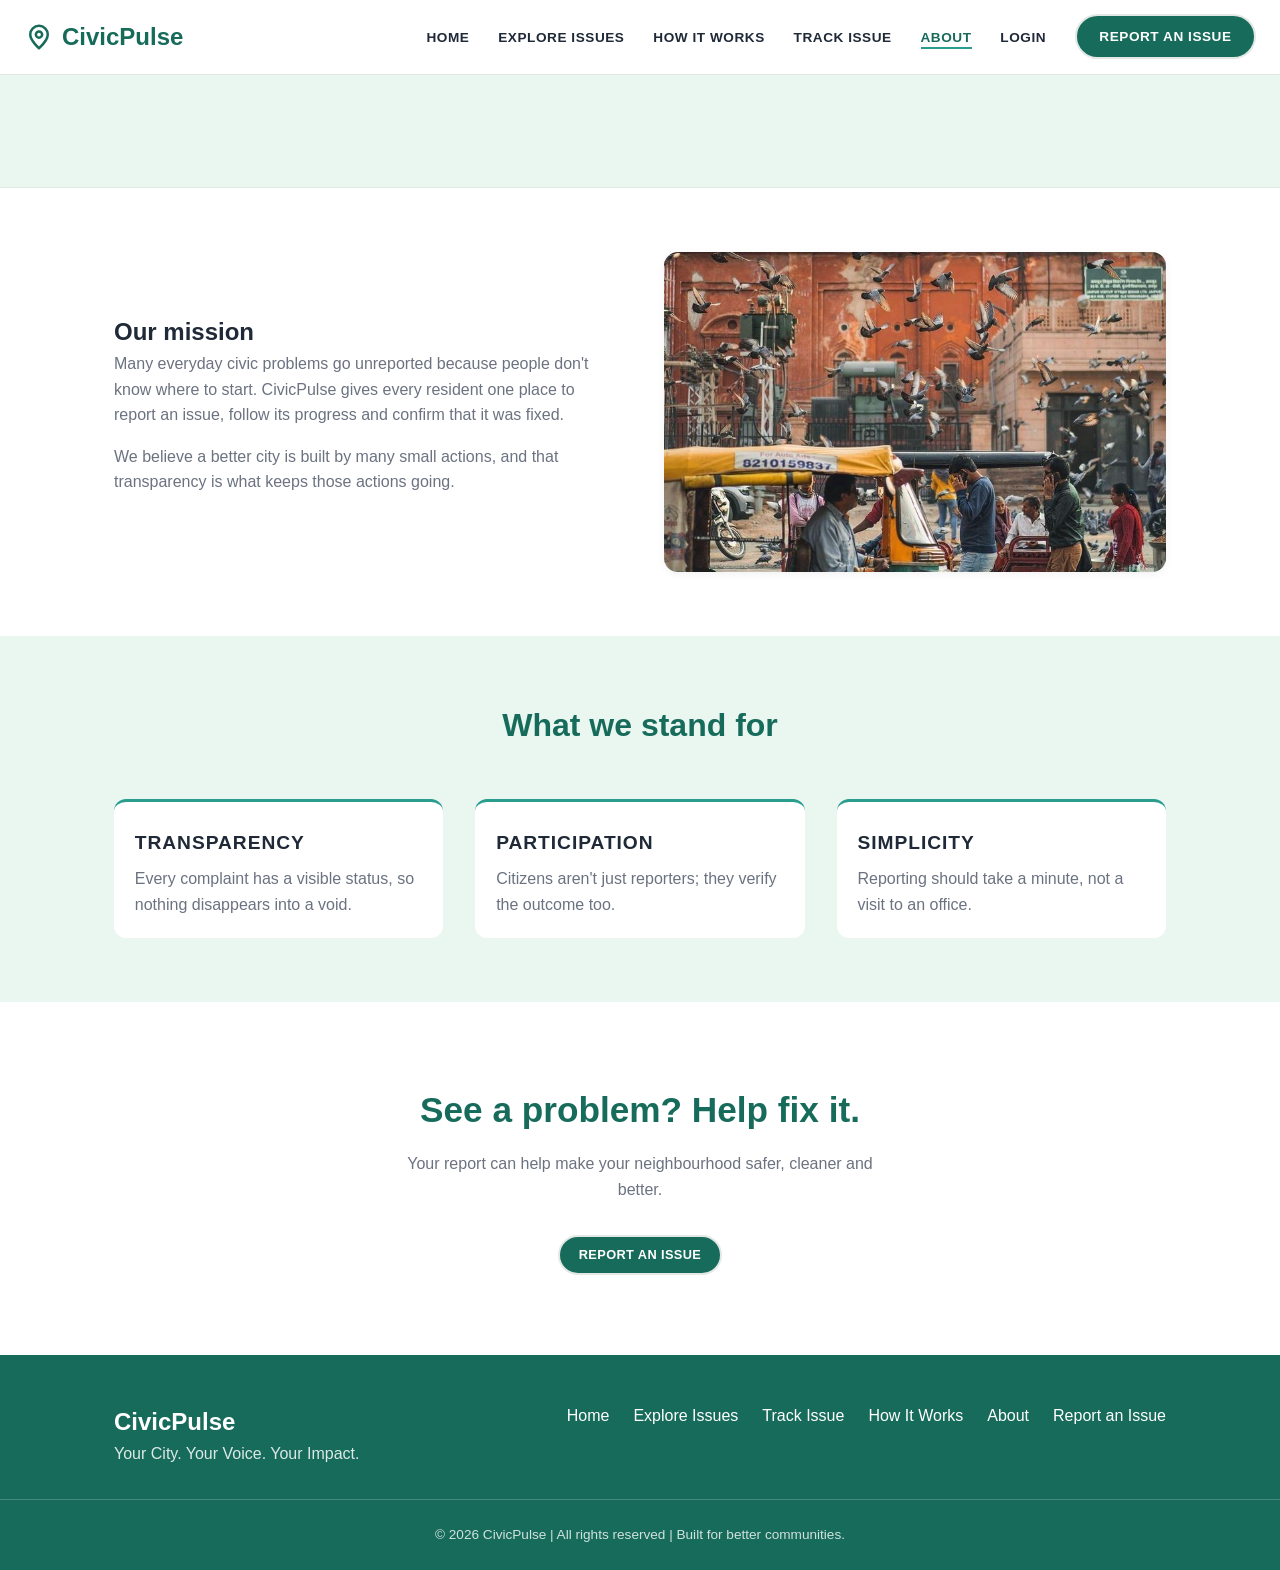
<file: about.html>
<!DOCTYPE html>
<html lang="en">
<head>
  <meta charset="UTF-8">
  <meta name="viewport" content="width=device-width, initial-scale=1.0">
  <title>About – CivicPulse</title>
  <link rel="icon" href="data:image/svg+xml,%3Csvg xmlns=%27http://www.w3.org/2000/svg%27 viewBox=%270 0 24 24%27 fill=%27none%27 stroke=%27%23176B5B%27 stroke-width=%272.5%27 stroke-linecap=%27round%27%3E%3Cpath d=%27M12 21s-7-6.2-7-11a7 7 0 0 1 14 0c0 4.8-7 11-7 11z%27/%3E%3Ccircle cx=%2712%27 cy=%2710%27 r=%272.5%27/%3E%3C/svg%3E">
  <link rel="stylesheet" href="style.css">
</head>
<body>

  <header class="navbar">
    <nav class="nav-inner">
      <a href="index.html" class="logo">
        <svg width="30" height="30" viewBox="0 0 24 24" fill="none" stroke="#176B5B" stroke-width="2" stroke-linecap="round" stroke-linejoin="round" aria-hidden="true">
          <path d="M12 21s-7-6.2-7-11a7 7 0 0 1 14 0c0 4.8-7 11-7 11z"/>
          <circle cx="12" cy="10" r="2.5"/>
        </svg>
        <span>CivicPulse</span>
      </a>

      <button class="menu-toggle" id="menuToggle" aria-label="Open menu" aria-expanded="false">&#9776;</button>

      <ul class="nav-links" id="navLinks">
        <li><a href="index.html">Home</a></li>
        <li><a href="explore.html">Explore Issues</a></li>
        <li><a href="how-it-works.html">How It Works</a></li>
        <li><a href="track.html">Track Issue</a></li>
        <li><a href="about.html" aria-current="page">About</a></li>
        <li><a href="login.html">Login</a></li>
        <li><a href="report.html" class="btn-primary nav-btn">Report an Issue</a></li>
      </ul>
    </nav>
  </header>

  <main>
    <section class="page-header">
      <div class="container">
      </div>
    </section>

    <section class="about-intro">
      <div class="container about-grid">
        <div>
          <h1>Our mission</h1>
          <p>Many everyday civic problems go unreported because people don't know where to start. CivicPulse gives every resident one place to report an issue, follow its progress and confirm that it was fixed.</p>
          <p>We believe a better city is built by many small actions, and that transparency is what keeps those actions going.</p>
        </div>
        <img src="cityscene.jpg" alt="A city street scene" class="about-img">
      </div>
    </section>

    <section class="values">
      <div class="container">
        <h2 class="section-title">What we stand for</h2>
        <div class="steps three">
          <article class="step"><h3>Transparency</h3><p>Every complaint has a visible status, so nothing disappears into a void.</p></article>
          <article class="step"><h3>Participation</h3><p>Citizens aren't just reporters; they verify the outcome too.</p></article>
          <article class="step"><h3>Simplicity</h3><p>Reporting should take a minute, not a visit to an office.</p></article>
        </div>
      </div>
    </section>

    <section class="cta">
      <div class="container">
        <h2>See a problem? Help fix it.</h2>
        <p>Your report can help make your neighbourhood safer, cleaner and better.</p>
        <a href="report.html" class="btn-primary">Report an Issue</a>
      </div>
    </section>

  </main>

  <footer class="footer" id="footer">
    <div class="container footer-inner">
      <div class="footer-brand">
        <h3>CivicPulse</h3>
        <p>Your City. Your Voice. Your Impact.</p>
      </div>
      <ul class="footer-links">
        <li><a href="index.html">Home</a></li>
        <li><a href="explore.html">Explore Issues</a></li>
        <li><a href="track.html">Track Issue</a></li>
        <li><a href="how-it-works.html">How It Works</a></li>
        <li><a href="about.html">About</a></li>
        <li><a href="report.html">Report an Issue</a></li>
      </ul>
    </div>
    <p class="footer-note">© 2026 CivicPulse | All rights reserved | Built for better communities.</p>
  </footer>

  <script src="script.js"></script>
</body>
</html>
</file>
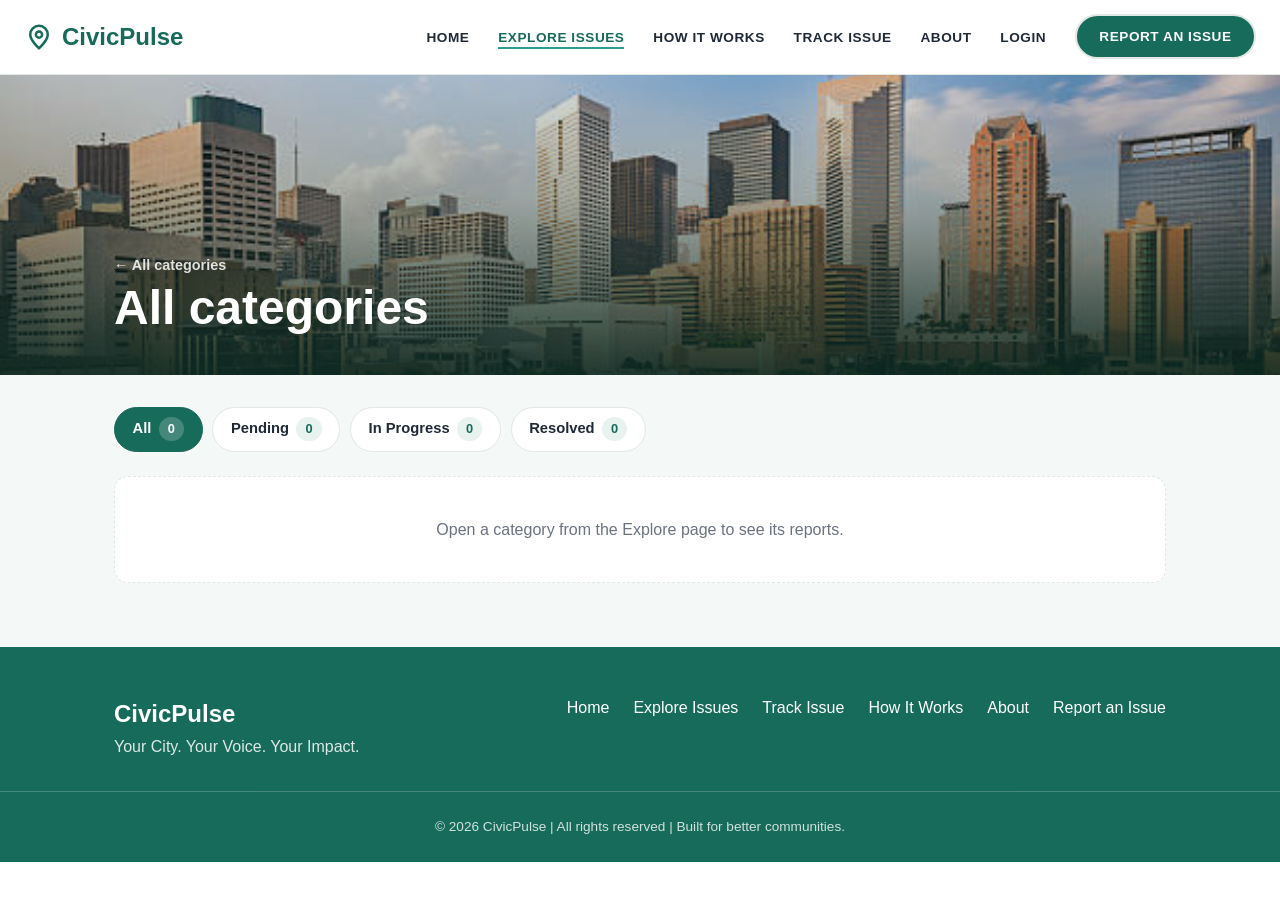
<file: category.html>
<!DOCTYPE html>
<html lang="en">
<head>
  <meta charset="UTF-8">
  <meta name="viewport" content="width=device-width, initial-scale=1.0">
  <title>Category – CivicPulse</title>
  <link rel="icon" href="data:image/svg+xml,%3Csvg xmlns=%27http://www.w3.org/2000/svg%27 viewBox=%270 0 24 24%27 fill=%27none%27 stroke=%27%23176B5B%27 stroke-width=%272.5%27 stroke-linecap=%27round%27%3E%3Cpath d=%27M12 21s-7-6.2-7-11a7 7 0 0 1 14 0c0 4.8-7 11-7 11z%27/%3E%3Ccircle cx=%2712%27 cy=%2710%27 r=%272.5%27/%3E%3C/svg%3E">
  <link rel="stylesheet" href="style.css">
</head>
<body>

  <header class="navbar">
    <nav class="nav-inner">
      <a href="index.html" class="logo">
        <svg width="30" height="30" viewBox="0 0 24 24" fill="none" stroke="#176B5B" stroke-width="2" stroke-linecap="round" stroke-linejoin="round" aria-hidden="true">
          <path d="M12 21s-7-6.2-7-11a7 7 0 0 1 14 0c0 4.8-7 11-7 11z"/>
          <circle cx="12" cy="10" r="2.5"/>
        </svg>
        <span>CivicPulse</span>
      </a>

      <button class="menu-toggle" id="menuToggle" aria-label="Open menu" aria-expanded="false">&#9776;</button>

      <ul class="nav-links" id="navLinks">
        <li><a href="index.html">Home</a></li>
        <li><a href="explore.html" aria-current="page">Explore Issues</a></li>
        <li><a href="how-it-works.html">How It Works</a></li>
        <li><a href="track.html">Track Issue</a></li>
        <li><a href="about.html">About</a></li>
        <li><a href="login.html">Login</a></li>
        <li><a href="report.html" class="btn-primary nav-btn">Report an Issue</a></li>
      </ul>
    </nav>
  </header>

  <main>
    <section class="cat-hero">
      <img id="categoryImage" class="cat-hero-img" src="image/city.jpg" alt="">
      <div class="cat-hero-overlay" aria-hidden="true"></div>
      <div class="container cat-hero-inner">
        <a href="explore.html" class="cat-back">&larr; All categories</a>
        <h1 id="categoryTitle">Category</h1>
        <p id="categorySummary" class="cat-summary"></p>
      </div>
    </section>

    <section class="cat-body">
      <div class="container">
        <div class="cat-filters" role="group" aria-label="Filter reports by status">
          <button type="button" class="cat-tab is-active" data-status="all" aria-pressed="true">All <span class="cat-count" data-count="all">0</span></button>
          <button type="button" class="cat-tab" data-status="Pending" aria-pressed="false">Pending <span class="cat-count" data-count="Pending">0</span></button>
          <button type="button" class="cat-tab" data-status="In Progress" aria-pressed="false">In Progress <span class="cat-count" data-count="In Progress">0</span></button>
          <button type="button" class="cat-tab" data-status="Resolved" aria-pressed="false">Resolved <span class="cat-count" data-count="Resolved">0</span></button>
        </div>

        <p class="cat-notice" id="categoryNotice" hidden></p>
        <div class="cat-grid" id="categoryList"></div>
      </div>
    </section>
  </main>

    <footer class="footer" id="footer">
    <div class="container footer-inner">
      <div class="footer-brand">
        <h3>CivicPulse</h3>
        <p>Your City. Your Voice. Your Impact.</p>
      </div>
      <ul class="footer-links">
        <li><a href="index.html">Home</a></li>
        <li><a href="explore.html">Explore Issues</a></li>
        <li><a href="track.html">Track Issue</a></li>
        <li><a href="how-it-works.html">How It Works</a></li>
        <li><a href="about.html">About</a></li>
        <li><a href="report.html">Report an Issue</a></li>
      </ul>
    </div>
    <p class="footer-note">© 2026 CivicPulse | All rights reserved | Built for better communities.</p>
  </footer>

  <script src="script.js"></script>
</body>
</html>
</file>
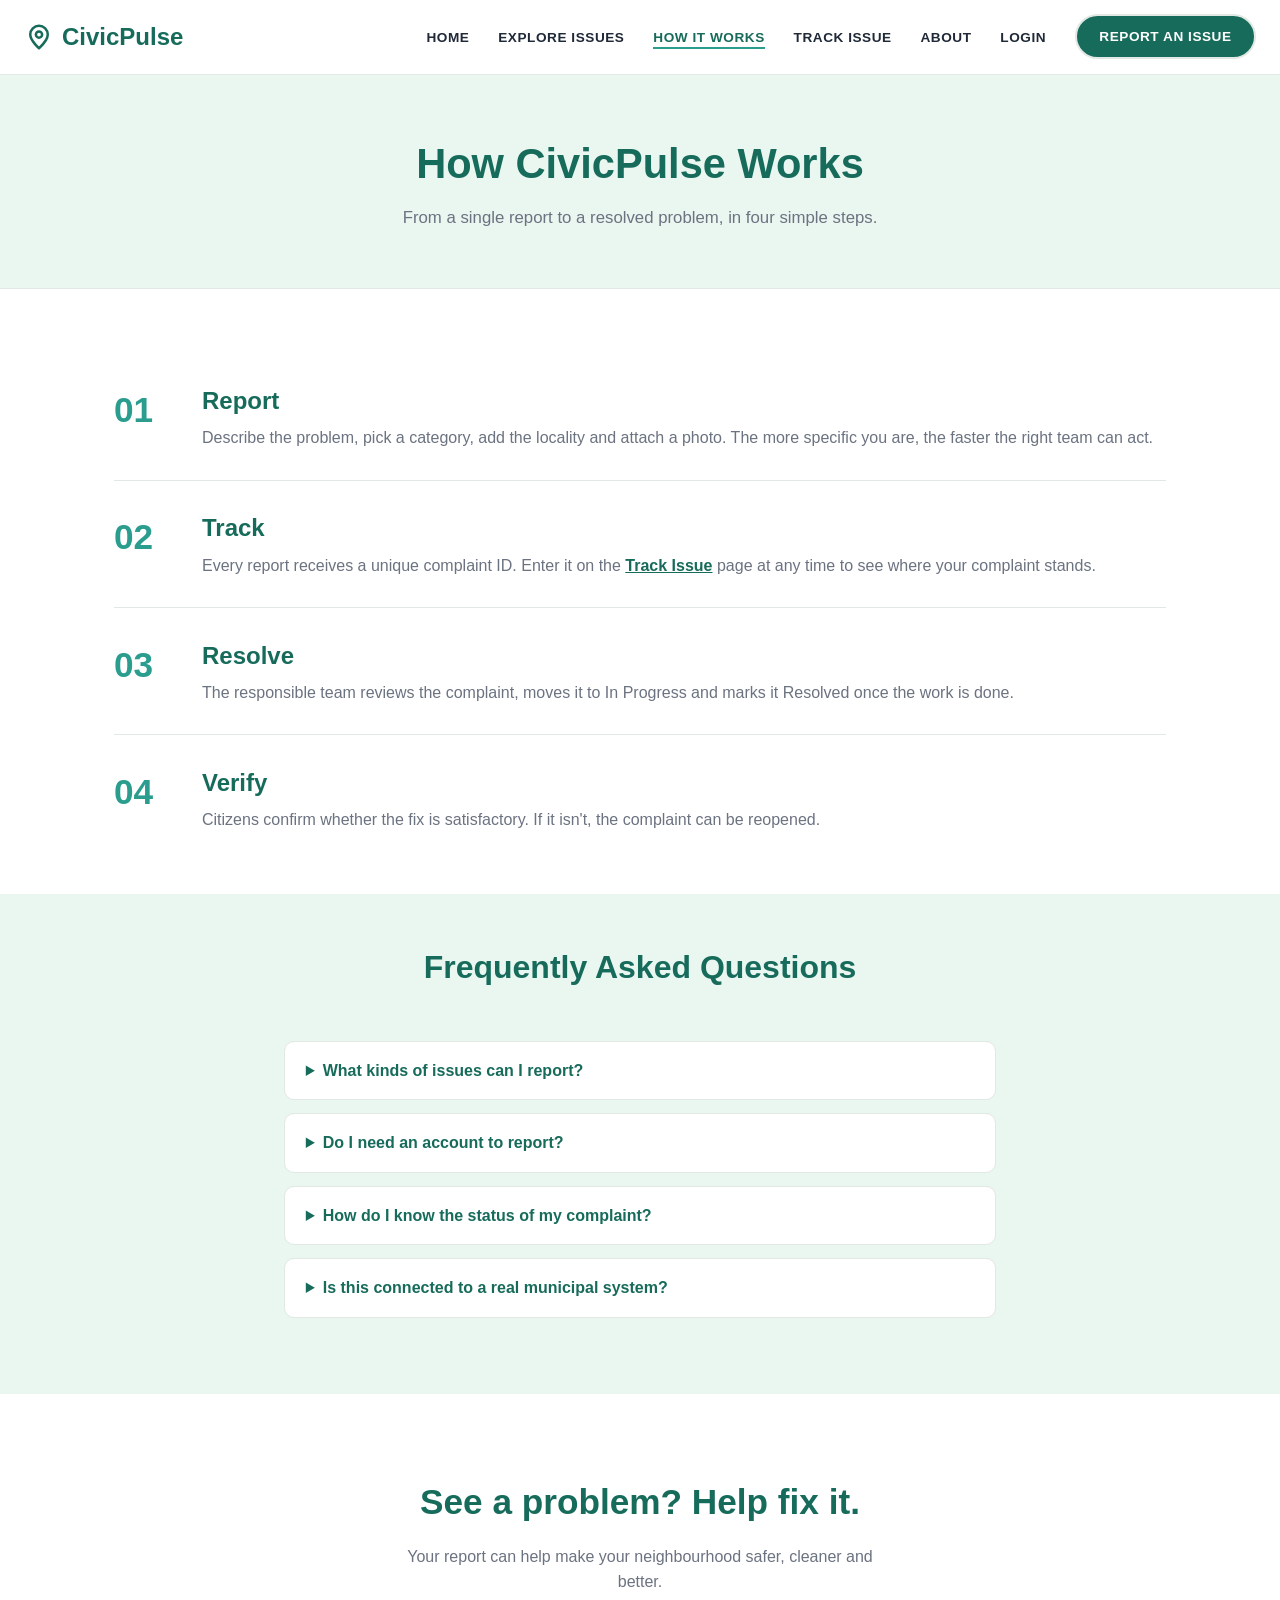
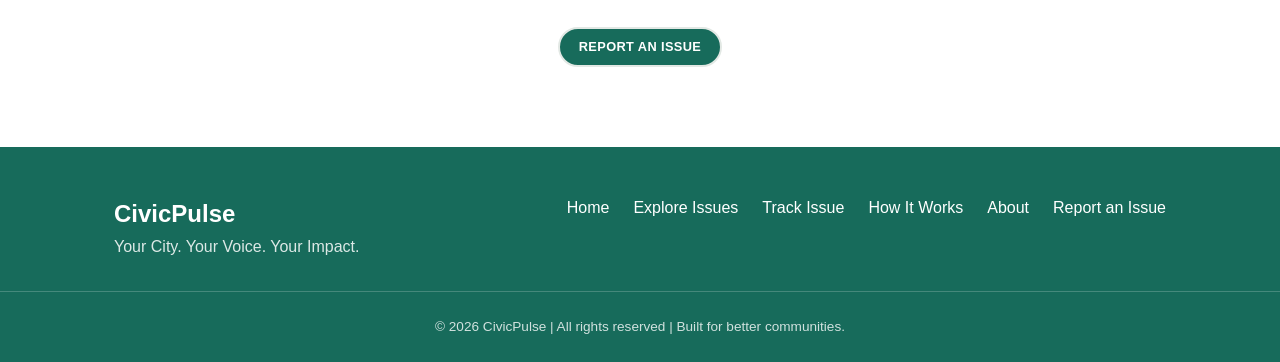
<file: how-it-works.html>
<!DOCTYPE html>
<html lang="en">
<head>
  <meta charset="UTF-8">
  <meta name="viewport" content="width=device-width, initial-scale=1.0">
  <title>How It Works – CivicPulse</title>
  <link rel="icon" href="data:image/svg+xml,%3Csvg xmlns=%27http://www.w3.org/2000/svg%27 viewBox=%270 0 24 24%27 fill=%27none%27 stroke=%27%23176B5B%27 stroke-width=%272.5%27 stroke-linecap=%27round%27%3E%3Cpath d=%27M12 21s-7-6.2-7-11a7 7 0 0 1 14 0c0 4.8-7 11-7 11z%27/%3E%3Ccircle cx=%2712%27 cy=%2710%27 r=%272.5%27/%3E%3C/svg%3E">
  <link rel="stylesheet" href="style.css">
</head>
<body>

  <header class="navbar">
    <nav class="nav-inner">
      <a href="index.html" class="logo">
        <svg width="30" height="30" viewBox="0 0 24 24" fill="none" stroke="#176B5B" stroke-width="2" stroke-linecap="round" stroke-linejoin="round" aria-hidden="true">
          <path d="M12 21s-7-6.2-7-11a7 7 0 0 1 14 0c0 4.8-7 11-7 11z"/>
          <circle cx="12" cy="10" r="2.5"/>
        </svg>
        <span>CivicPulse</span>
      </a>

      <button class="menu-toggle" id="menuToggle" aria-label="Open menu" aria-expanded="false">&#9776;</button>

      <ul class="nav-links" id="navLinks">
        <li><a href="index.html">Home</a></li>
        <li><a href="explore.html">Explore Issues</a></li>
        <li><a href="how-it-works.html" aria-current="page">How It Works</a></li>
        <li><a href="track.html">Track Issue</a></li>
        <li><a href="about.html">About</a></li>
        <li><a href="login.html">Login</a></li>
        <li><a href="report.html" class="btn-primary nav-btn">Report an Issue</a></li>
      </ul>
    </nav>
  </header>

  <main>
    <section class="page-header">
      <div class="container">
        <h1>How CivicPulse Works</h1>
        <p>From a single report to a resolved problem, in four simple steps.</p>
      </div>
    </section>

    <section class="detail-steps">
      <div class="container">
        <article class="detail-step">
          <span class="step-number">01</span>
          <div>
            <h2>Report</h2>
            <p>Describe the problem, pick a category, add the locality and attach a photo. The more specific you are, the faster the right team can act.</p>
          </div>
        </article>
        <article class="detail-step">
          <span class="step-number">02</span>
          <div>
            <h2>Track</h2>
            <p>Every report receives a unique complaint ID. Enter it on the <a href="track.html">Track Issue</a> page at any time to see where your complaint stands.</p>
          </div>
        </article>
        <article class="detail-step">
          <span class="step-number">03</span>
          <div>
            <h2>Resolve</h2>
            <p>The responsible team reviews the complaint, moves it to In Progress and marks it Resolved once the work is done.</p>
          </div>
        </article>
        <article class="detail-step">
          <span class="step-number">04</span>
          <div>
            <h2>Verify</h2>
            <p>Citizens confirm whether the fix is satisfactory. If it isn't, the complaint can be reopened.</p>
          </div>
        </article>
      </div>
    </section>

    <section class="faq">
      <div class="container narrow">
        <h2 class="section-title">Frequently Asked Questions</h2>
        <details><summary>What kinds of issues can I report?</summary><p>Roads, waste management, streetlights, water supply, drainage and other everyday civic problems in your neighbourhood.</p></details>
        <details><summary>Do I need an account to report?</summary><p>An account lets you manage your reports in one place, but you can browse issues and track a complaint ID without logging in.</p></details>
        <details><summary>How do I know the status of my complaint?</summary><p>Use your complaint ID on the Track Issue page. Status is shown as Pending, In Progress or Resolved.</p></details>
        <details><summary>Is this connected to a real municipal system?</summary><p>No. CivicPulse is a frontend demonstration project, so reports are not sent to any authority.</p></details>
      </div>
    </section>

    <section class="cta">
      <div class="container">
        <h2>See a problem? Help fix it.</h2>
        <p>Your report can help make your neighbourhood safer, cleaner and better.</p>
        <a href="report.html" class="btn-primary">Report an Issue</a>
      </div>
    </section>

  </main>

  <footer class="footer" id="footer">
    <div class="container footer-inner">
      <div class="footer-brand">
        <h3>CivicPulse</h3>
        <p>Your City. Your Voice. Your Impact.</p>
      </div>
      <ul class="footer-links">
        <li><a href="index.html">Home</a></li>
        <li><a href="explore.html">Explore Issues</a></li>
        <li><a href="track.html">Track Issue</a></li>
        <li><a href="how-it-works.html">How It Works</a></li>
        <li><a href="about.html">About</a></li>
        <li><a href="report.html">Report an Issue</a></li>
      </ul>
    </div>
    <p class="footer-note">© 2026 CivicPulse | All rights reserved | Built for better communities.</p>
  </footer>

  <script src="script.js"></script>
</body>
</html>
</file>
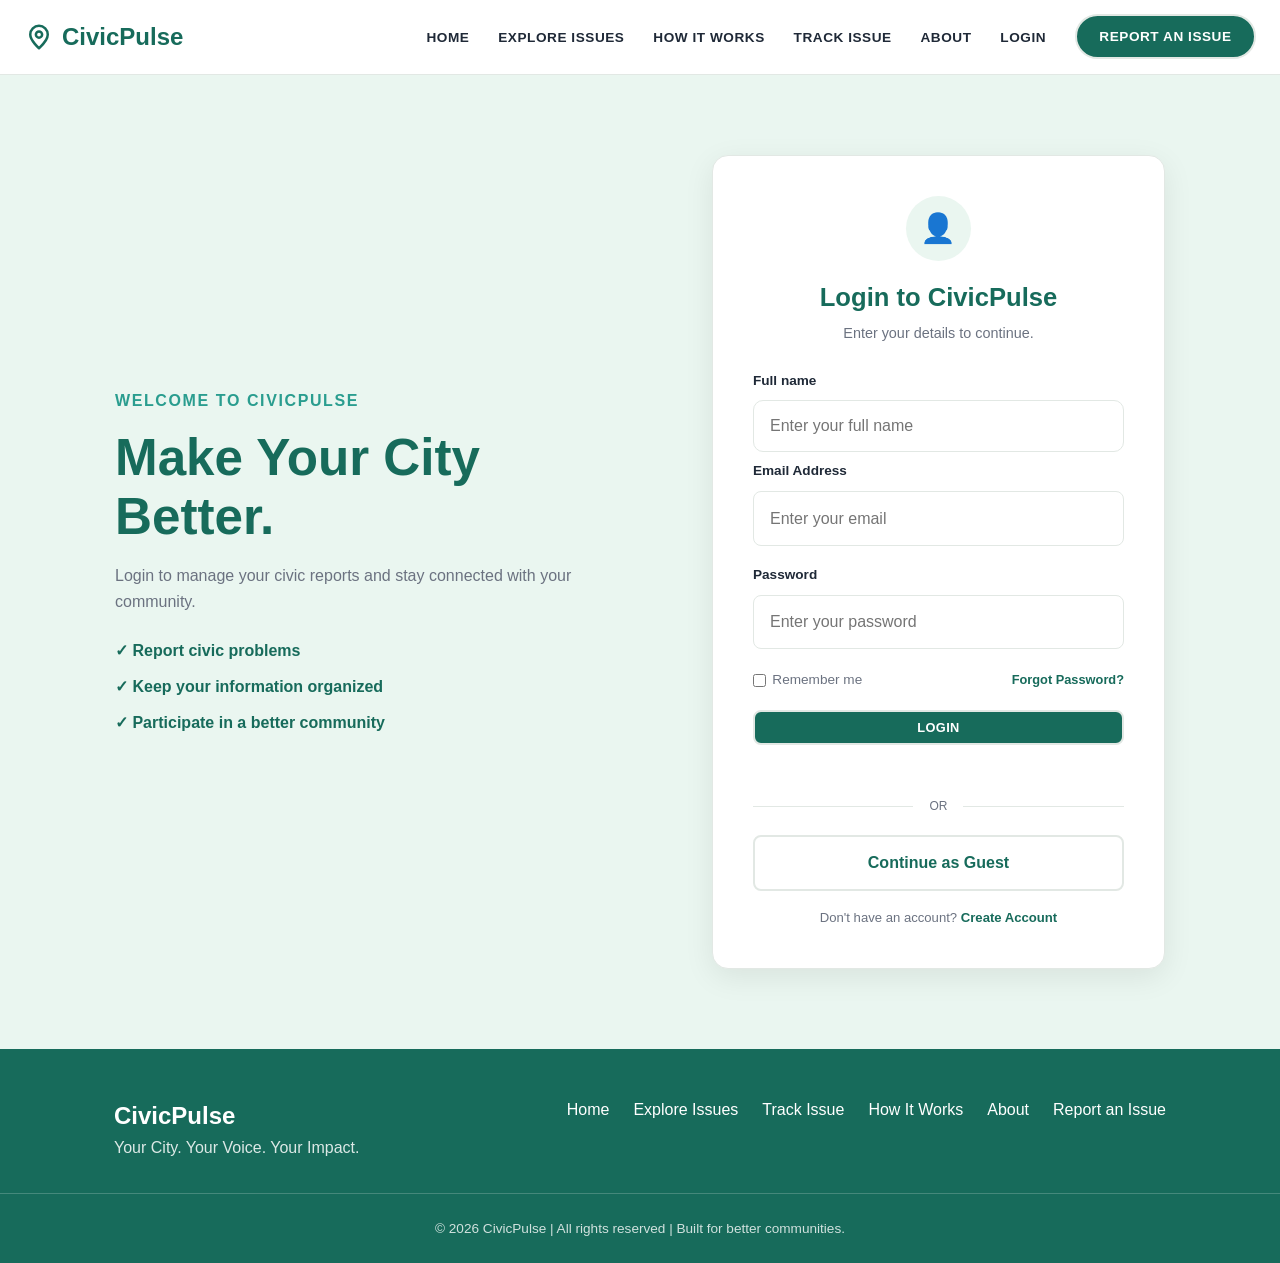
<file: login.html>
<!DOCTYPE html>
<html lang="en">
<head>
<meta charset="UTF-8">
<meta name="viewport" content="width=device-width, initial-scale=1.0">
<title>Login – CivicPulse</title>
<link rel="icon" href="data:image/svg+xml,%3Csvg xmlns=%27http://www.w3.org/2000/svg%27 viewBox=%270 0 24 24%27 fill=%27none%27 stroke=%27%23176B5B%27 stroke-width=%272.5%27 stroke-linecap=%27round%27%3E%3Cpath d=%27M12 21s-7-6.2-7-11a7 7 0 0 1 14 0c0 4.8-7 11-7 11z%27/%3E%3Ccircle cx=%2712%27 cy=%2710%27 r=%272.5%27/%3E%3C/svg%3E">
  <link rel="stylesheet" href="style.css">
</head>
<body>
<header class="navbar">
  <nav class="nav-inner">
    <a href="index.html" class="logo">
      <svg width="30" height="30" viewBox="0 0 24 24" fill="none" stroke="#176B5B" stroke-width="2" stroke-linecap="round" stroke-linejoin="round" aria-hidden="true">
        <path d="M12 21s-7-6.2-7-11a7 7 0 0 1 14 0c0 4.8-7 11-7 11z"/>
        <circle cx="12" cy="10" r="2.5"/>
      </svg>
      <span>CivicPulse</span>
    </a>
    <button class="menu-toggle" id="menuToggle" aria-label="Open menu" aria-expanded="false">&#9776;</button>
    <ul class="nav-links" id="navLinks">
      <li><a href="index.html">Home</a></li>
      <li><a href="explore.html">Explore Issues</a></li>
      <li><a href="how-it-works.html">How It Works</a></li>
      <li><a href="track.html">Track Issue</a></li>
      <li><a href="about.html">About</a></li>
      <li><a href="login.html">Login</a></li>
      <li><a href="report.html" class="btn-primary nav-btn">Report an Issue</a></li>
    </ul>
  </nav>
</header>
<main class="login-page">
  <div class="login-container">
    <div class="login-intro">
      <p class="hero-label">WELCOME TO CIVICPULSE</p>
      <h1>Make Your City Better.</h1>
      <p>Login to manage your civic reports and stay connected with your community.</p>
      <div class="login-benefits">
        <p>✓ Report civic problems</p>
        <p>✓ Keep your information organized</p>
        <p>✓ Participate in a better community</p>
      </div>
    </div>

    <div class="login-card">
      <div class="login-card-icon">👤</div>
      <h2>Login to CivicPulse</h2>
      <p class="login-subtitle">Enter your details to continue.</p>
      <form id="loginForm" novalidate>
        <label for="email">Email Address</label>
        <input type="email" id="email" placeholder="Enter your email" required>
        <label for="password">Password</label>
        <input type="password" id="password" placeholder="Enter your password" required>
        <div class="login-options"><label><input type="checkbox"> Remember me</label><a href="#">Forgot Password?</a></div>
        <button type="submit" class="btn-primary login-button">Login</button>
      </form>
      <div class="login-divider"><span>OR</span></div>
      <a href="index.html" class="guest-button">Continue as Guest</a>
      <p class="signup-text">Don't have an account? <a href="#">Create Account</a></p>
    </div>
  </div>
</main>
<footer class="footer" id="footer">
    <div class="container footer-inner">
      <div class="footer-brand">
        <h3>CivicPulse</h3>
        <p>Your City. Your Voice. Your Impact.</p>
      </div>
      <ul class="footer-links">
        <li><a href="index.html">Home</a></li>
        <li><a href="explore.html">Explore Issues</a></li>
        <li><a href="track.html">Track Issue</a></li>
        <li><a href="how-it-works.html">How It Works</a></li>
        <li><a href="about.html">About</a></li>
        <li><a href="report.html">Report an Issue</a></li>
      </ul>
    </div>
    <p class="footer-note">© 2026 CivicPulse | All rights reserved | Built for better communities.</p>
  </footer>
  <script src="script.js"></script>
</body>
</html>
</file>
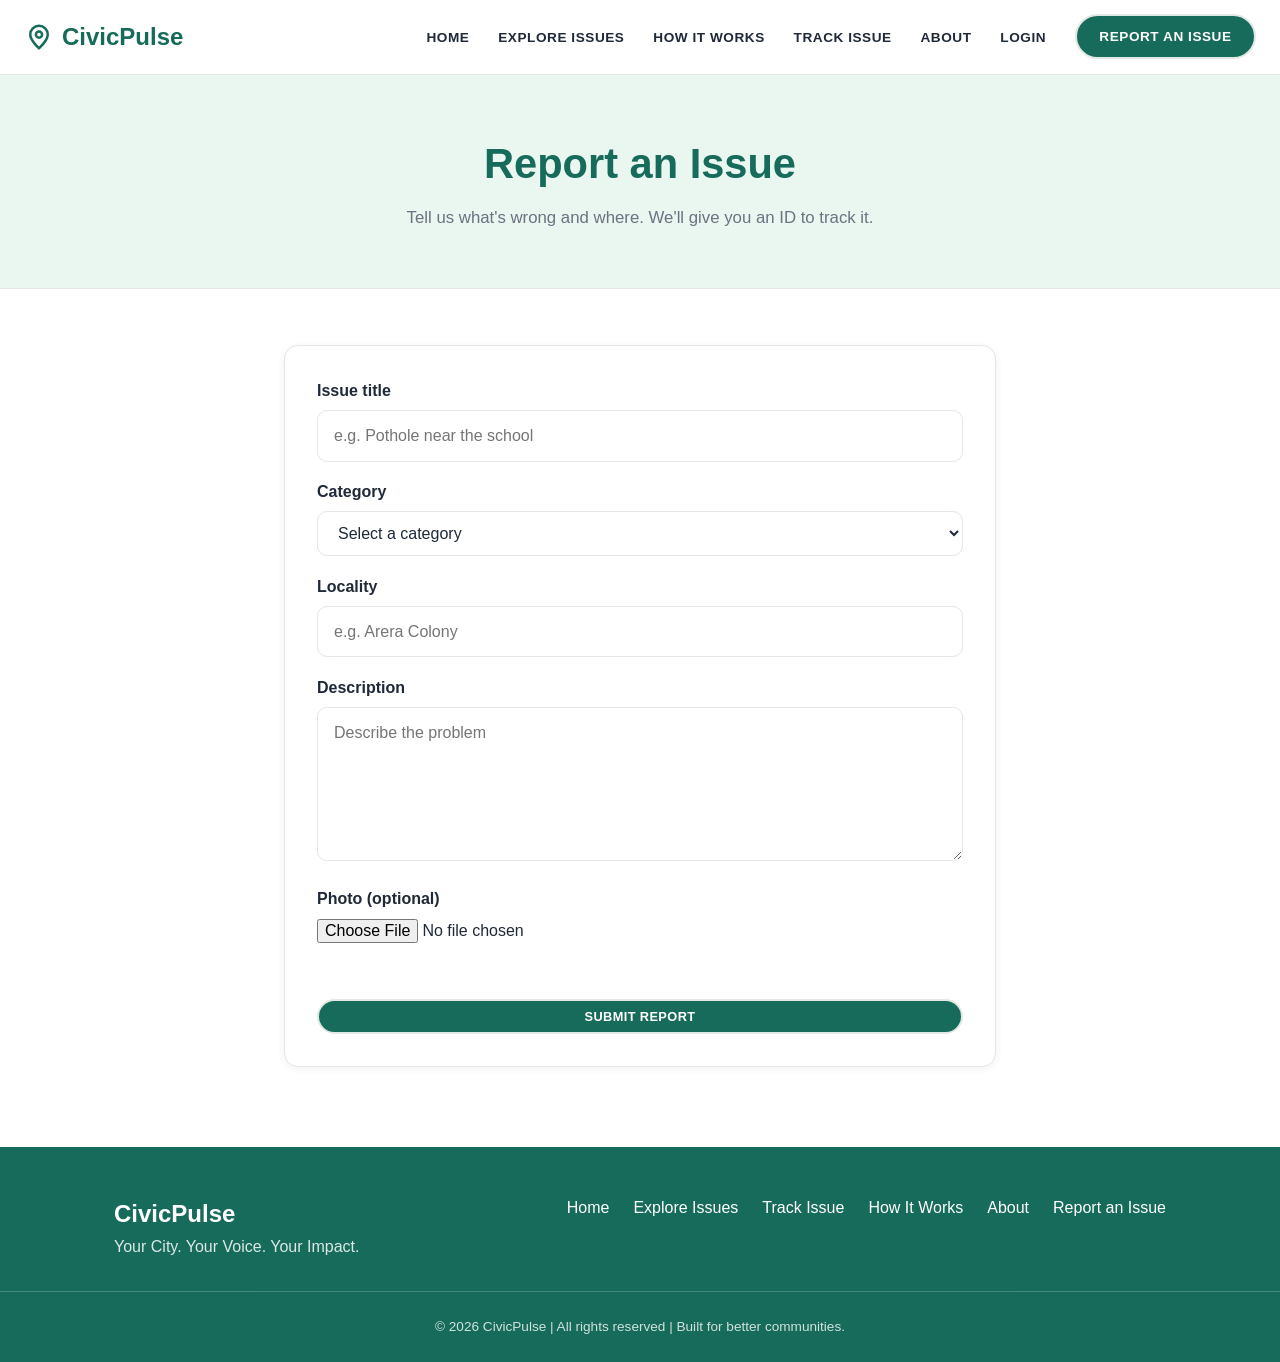
<file: report.html>
<!DOCTYPE html>
<html lang="en">
<head>
  <meta charset="UTF-8">
  <meta name="viewport" content="width=device-width, initial-scale=1.0">
  <title>Report an Issue – CivicPulse</title>
  <link rel="icon" href="data:image/svg+xml,%3Csvg xmlns=%27http://www.w3.org/2000/svg%27 viewBox=%270 0 24 24%27 fill=%27none%27 stroke=%27%23176B5B%27 stroke-width=%272.5%27 stroke-linecap=%27round%27%3E%3Cpath d=%27M12 21s-7-6.2-7-11a7 7 0 0 1 14 0c0 4.8-7 11-7 11z%27/%3E%3Ccircle cx=%2712%27 cy=%2710%27 r=%272.5%27/%3E%3C/svg%3E">
  <link rel="stylesheet" href="style.css">
</head>
<body>

  <header class="navbar">
    <nav class="nav-inner">
      <a href="index.html" class="logo">
        <svg width="30" height="30" viewBox="0 0 24 24" fill="none" stroke="#176B5B" stroke-width="2" stroke-linecap="round" stroke-linejoin="round" aria-hidden="true">
          <path d="M12 21s-7-6.2-7-11a7 7 0 0 1 14 0c0 4.8-7 11-7 11z"/>
          <circle cx="12" cy="10" r="2.5"/>
        </svg>
        <span>CivicPulse</span>
      </a>

      <button class="menu-toggle" id="menuToggle" aria-label="Open menu" aria-expanded="false">&#9776;</button>

      <ul class="nav-links" id="navLinks">
        <li><a href="index.html">Home</a></li>
        <li><a href="explore.html">Explore Issues</a></li>
        <li><a href="how-it-works.html">How It Works</a></li>
        <li><a href="track.html">Track Issue</a></li>
        <li><a href="about.html">About</a></li>
        <li><a href="login.html">Login</a></li>
        <li><a href="report.html" class="btn-primary nav-btn" aria-current="page">Report an Issue</a></li>
      </ul>
    </nav>
  </header>

  <main>
    <section class="page-header">
      <div class="container">
        <h1>Report an Issue</h1>
        <p>Tell us what's wrong and where. We'll give you an ID to track it.</p>
      </div>
    </section>

    <section class="track">
      <div class="container narrow">
        <form class="form-card" id="reportForm" novalidate>
          <label for="title">Issue title</label>
          <input type="text" id="title" placeholder="e.g. Pothole near the school" required>

          <label for="category">Category</label>
          <select id="category" required>
            <option value="">Select a category</option>
            <option value="Drainage">Drainage</option><option value="Roads">Roads</option><option value="Streetlights">Streetlights</option><option value="Waste Management">Waste Management</option><option value="Water Supply">Water Supply</option>
            <option value="Other">Other</option>
          </select>

          <label for="locality">Locality</label>
          <input type="text" id="locality" placeholder="e.g. Arera Colony" required>

          <label for="description">Description</label>
          <textarea id="description" rows="5" placeholder="Describe the problem" required></textarea>

          <label for="photo">Photo (optional)</label>
          <input type="file" id="photo" accept="image/*">

          <p class="form-message" id="reportMessage" aria-live="polite"></p>
          <button type="submit" class="btn-primary full">Submit Report</button>
        </form>

        <div class="success-card" id="reportSuccess" hidden>
          <h2>Report submitted</h2>
          <p>Your complaint ID is</p>
          <p class="big-id" id="newId"></p>
          <p>Keep it safe. You can use it to follow progress.</p>
          <a href="track.html" class="btn-primary" id="trackNewLink">Track this issue</a>
        </div>
      </div>
    </section>
  </main>

  <footer class="footer" id="footer">
    <div class="container footer-inner">
      <div class="footer-brand">
        <h3>CivicPulse</h3>
        <p>Your City. Your Voice. Your Impact.</p>
      </div>
      <ul class="footer-links">
        <li><a href="index.html">Home</a></li>
        <li><a href="explore.html">Explore Issues</a></li>
        <li><a href="track.html">Track Issue</a></li>
        <li><a href="how-it-works.html">How It Works</a></li>
        <li><a href="about.html">About</a></li>
        <li><a href="report.html">Report an Issue</a></li>
      </ul>
    </div>
    <p class="footer-note">© 2026 CivicPulse | All rights reserved | Built for better communities.</p>
  </footer>

  <script src="script.js"></script>
</body>
</html>
</file>
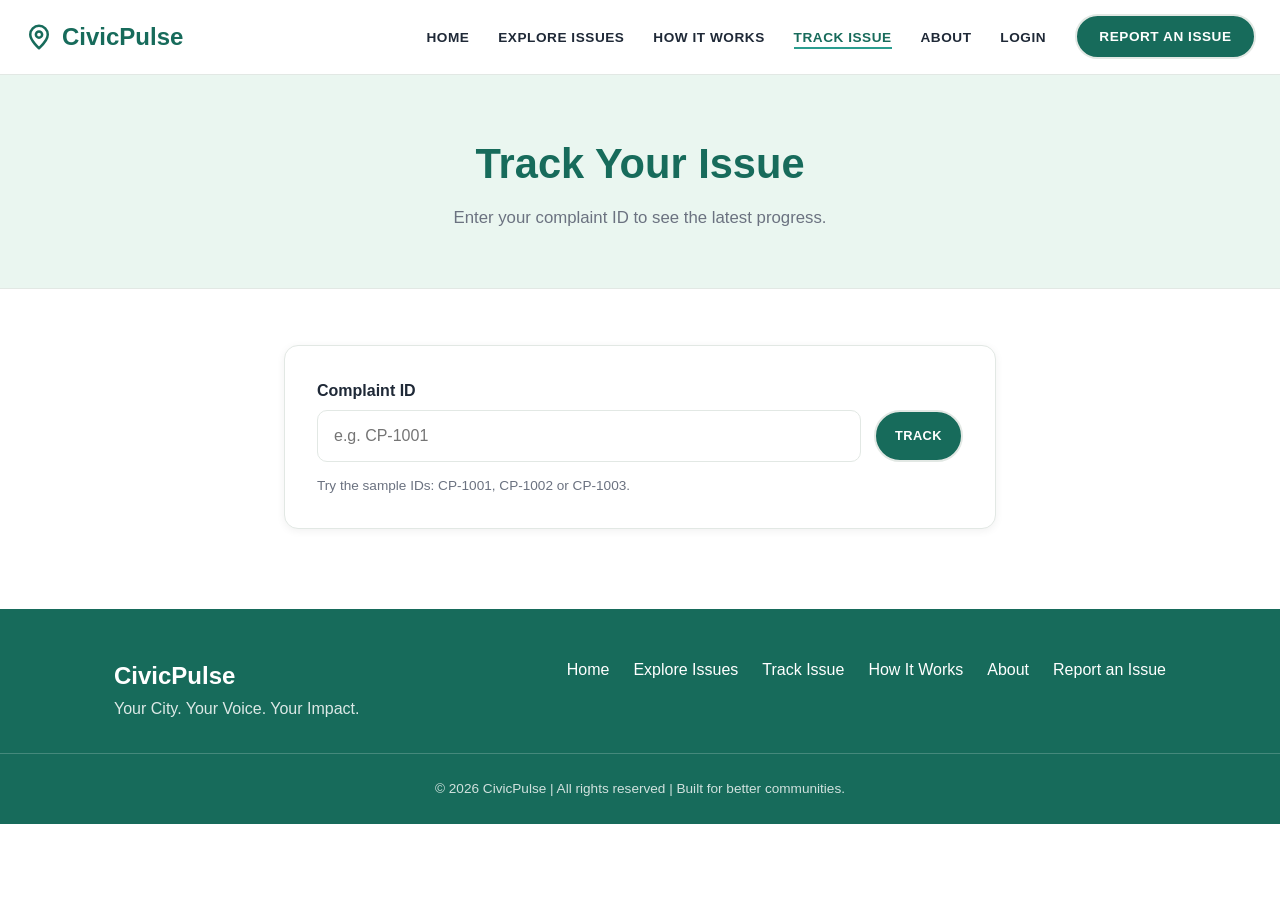
<file: track.html>
<!DOCTYPE html>
<html lang="en">
<head>
  <meta charset="UTF-8">
  <meta name="viewport" content="width=device-width, initial-scale=1.0">
  <title>Track Issue – CivicPulse</title>
  <link rel="icon" href="data:image/svg+xml,%3Csvg xmlns=%27http://www.w3.org/2000/svg%27 viewBox=%270 0 24 24%27 fill=%27none%27 stroke=%27%23176B5B%27 stroke-width=%272.5%27 stroke-linecap=%27round%27%3E%3Cpath d=%27M12 21s-7-6.2-7-11a7 7 0 0 1 14 0c0 4.8-7 11-7 11z%27/%3E%3Ccircle cx=%2712%27 cy=%2710%27 r=%272.5%27/%3E%3C/svg%3E">
  <link rel="stylesheet" href="style.css">
</head>
<body>

  <header class="navbar">
    <nav class="nav-inner">
      <a href="index.html" class="logo">
        <svg width="30" height="30" viewBox="0 0 24 24" fill="none" stroke="#176B5B" stroke-width="2" stroke-linecap="round" stroke-linejoin="round" aria-hidden="true">
          <path d="M12 21s-7-6.2-7-11a7 7 0 0 1 14 0c0 4.8-7 11-7 11z"/>
          <circle cx="12" cy="10" r="2.5"/>
        </svg>
        <span>CivicPulse</span>
      </a>

      <button class="menu-toggle" id="menuToggle" aria-label="Open menu" aria-expanded="false">&#9776;</button>

      <ul class="nav-links" id="navLinks">
        <li><a href="index.html">Home</a></li>
        <li><a href="explore.html">Explore Issues</a></li>
        <li><a href="how-it-works.html">How It Works</a></li>
        <li><a href="track.html" aria-current="page">Track Issue</a></li>
        <li><a href="about.html">About</a></li>
        <li><a href="login.html">Login</a></li>
        <li><a href="report.html" class="btn-primary nav-btn">Report an Issue</a></li>
      </ul>
    </nav>
  </header>

  <main>
    <section class="page-header">
      <div class="container">
        <h1>Track Your Issue</h1>
        <p>Enter your complaint ID to see the latest progress.</p>
      </div>
    </section>

    <section class="track">
      <div class="container narrow">
        <form class="form-card" id="trackForm" novalidate>
          <label for="complaintId">Complaint ID</label>
          <div class="inline-form">
            <input type="text" id="complaintId" placeholder="e.g. CP-1001" autocomplete="off" required>
            <button type="submit" class="btn-primary">Track</button>
          </div>
          <p class="hint">Try the sample IDs: CP-1001, CP-1002 or CP-1003.</p>
        </form>

        <div class="track-result" id="trackResult" aria-live="polite" hidden></div>
      </div>
    </section>
  </main>

  <footer class="footer" id="footer">
    <div class="container footer-inner">
      <div class="footer-brand">
        <h3>CivicPulse</h3>
        <p>Your City. Your Voice. Your Impact.</p>
      </div>
      <ul class="footer-links">
        <li><a href="index.html">Home</a></li>
        <li><a href="explore.html">Explore Issues</a></li>
        <li><a href="track.html">Track Issue</a></li>
        <li><a href="how-it-works.html">How It Works</a></li>
        <li><a href="about.html">About</a></li>
        <li><a href="report.html">Report an Issue</a></li>
      </ul>
    </div>
    <p class="footer-note">© 2026 CivicPulse | All rights reserved | Built for better communities.</p>
  </footer>

  <script src="script.js"></script>
</body>
</html>
</file>
<file: style.css>
/* ========== VARIABLES & RESET ========== */
:root {
  --green-dark: #176B5B;
  --teal: #2A9D8F;
  --green-light: #EAF6F0;
  --white: #FFFFFF;
  --text: #1F2937;
  --grey: #6B7280;
  --orange: #E9892B;      /* only used for the "Pending" status */
  --border: #E2E8E4;
  --shadow: 0 2px 8px rgba(0, 0, 0, 0.06);
}

* {
  box-sizing: border-box;
  margin: 0;
  padding: 0;
}

html {
  scroll-behavior: smooth;   /* smooth scrolling for the nav links */
}

body {
  font-family: "Segoe UI", Roboto, Arial, sans-serif;
  color: var(--text);
  background: var(--white);
  line-height: 1.6;
}

a { text-decoration: none; color: inherit; }
ul { list-style: none; }
img { display: block; width: 100%; }

.container {
  max-width: 1100px;
  margin: 0 auto;
  padding: 0 1.5rem;
}

/* ========== BUTTONS ========== */
.btn-primary,
.btn-secondary,
.btn-outline {
  display: inline-block;
  padding: 0.5rem 1.2rem;
  border-radius: 50px;
  font-weight: 600;
  font-size: 0.8rem;
  letter-spacing: 0.03em;
  text-transform: uppercase;
  border: 2px solid var(--green-dark);
  transition: background 0.2s, color 0.2s;
  color: var(--green-dark);
  border-color: var(--border);
}

.btn-primary { background: var(--green-dark); color: var(--white); }
.btn-primary:hover { background: var(--teal); border-color: var(--teal); }

.btn-secondary { background: transparent; color: var(--green-dark); }
.btn-secondary:hover { background: var(--green-dark); color: var(--white); }

.btn-outline:hover { border-color: var(--green-dark); }

a:focus-visible, button:focus-visible {
  outline: 3px solid var(--teal);
  outline-offset: 3px;
}

/* ========== NAVBAR ========== */
.navbar {
  position: sticky;          /* stays at the top while scrolling */
  top: 0;
  z-index: 10;
  background: var(--white);
  border-bottom: 1px solid var(--border);
}

.nav-inner {
  max-width: 1300px;
  margin: 0 auto;
  padding: 0.9rem 1.5rem;
  display: flex;
  align-items: center;
  justify-content: space-between;
}

.logo {
  display: flex;
  align-items: center;
  gap: 0.5rem;
  font-size: 1.5rem;
  font-weight: 700;
  color: var(--green-dark);
}

.nav-links {
  display: flex;
  align-items: center;
  gap: 1.8rem;
}

.nav-links a {
  font-size: 0.85rem;
  font-weight: 600;
  text-transform: uppercase;
  letter-spacing: 0.04em;
  color: var(--text);
}
.nav-links a:hover { color: var(--teal); }
.nav-links .nav-btn { color: var(--white); padding: 0.6rem 1.4rem; }
.nav-links .nav-btn:hover { color: var(--white); }

.menu-toggle {
  display: none;             /* hidden on desktop */
  background: none;
  border: none;
  font-size: 1.8rem;
  color: var(--green-dark);
  cursor: pointer;
}

/* ========== HERO ========== */
.hero {
  display: flex;                       /* image left, text right */
  background: var(--green-light);
  min-height: 560px;
  overflow: hidden;
}

.hero-image {
  flex: 0 0 65%;                       /* image takes 65% of the width */
  margin-right: -6%;                   /* slides under the green panel edge */
  /* The diagonal: top-left, top-right, bottom-right (pulled in), bottom-left */
  clip-path: polygon(0 0, 100% 0, 88% 100%, 0 100%);
}

.hero-image img {
  height: 100%;
  object-fit: cover;
  background: var(--teal);             /* shows if the photo is missing */
}

.hero-content {
  flex: 1;
  display: flex;
  flex-direction: column;
  justify-content: center;
  align-items: flex-start;
  padding: 3rem 4% 3rem 7%;
}

.hero-label {
  font-weight: 700;
  color: var(--teal);
  letter-spacing: 0.1em;
  margin-bottom: 1rem;
}

.hero h1 {
  font-size: clamp(2rem, 3.6vw, 3.2rem);
  line-height: 1.15;
  color: var(--green-dark);
  margin-bottom: 1.2rem;
}

.hero-text {
  color: var(--grey);
  font-size: 1.1rem;
  max-width: 420px;
  margin-bottom: 2rem;
}

.hero-buttons {
  display: flex;
  flex-wrap: wrap;
  gap: 1rem;
}

/* ========== SECTIONS (shared) ========== */
.section-title {
  text-align: center;
  font-size: 2rem;
  color: var(--green-dark);
  margin-bottom: 3rem;
}

/* ========== STATS ========== */
.stats {
  padding: 4rem 0;
  border-bottom: 1px solid var(--border);
}

.stats-grid {
  display: grid;
  grid-template-columns: repeat(4, 1fr);
  gap: 1.5rem;
  text-align: center;
}

.stat-number {
  font-size: 2.8rem;
  font-weight: 700;
  color: var(--green-dark);
  line-height: 1.2;
}

.stat-label { color: var(--grey); }

/* ========== HOW IT WORKS ========== */
.how-it-works { padding: 5rem 0; }

.steps {
  display: grid;
  grid-template-columns: repeat(4, 1fr);
  gap: 2rem;
}

.step {
  border-top: 3px solid var(--teal);
  padding-top: 1.2rem;
}

.step-number {
  font-size: 2.2rem;
  font-weight: 700;
  color: var(--teal);
}

.step h3 {
  font-size: 1.2rem;
  text-transform: uppercase;
  letter-spacing: 0.05em;
  margin: 0.3rem 0 0.5rem;
}

.step p { color: var(--grey); }

/* ========== RECENT ISSUES ========== */
.recent-issues {
  padding: 5rem 0;
  background: var(--green-light);
}

.issues-grid {
  display: grid;
  grid-template-columns: repeat(3, 1fr);
  gap: 1.8rem;
}

.issue-card {
  background: var(--white);
  border: 1px solid var(--border);
  border-radius: 12px;
  overflow: hidden;
  box-shadow: var(--shadow);
}

.issue-card img {
  height: 180px;
  object-fit: cover;
  background: var(--border);
}

.issue-body {
  padding: 1.3rem;
  display: flex;
  flex-direction: column;
  align-items: flex-start;
  gap: 0.3rem;
}

.issue-body h3 { font-size: 1.15rem; }
.issue-meta { color: var(--grey); font-size: 0.9rem; }

/* Status badges */
.status {
  margin: 0.6rem 0 0.8rem;
  padding: 0.2rem 0.8rem;
  border-radius: 50px;
  font-size: 0.8rem;
  font-weight: 600;
}
.status-resolved { background: #D6F0E4; color: var(--green-dark); }
.status-progress { background: #D5EEF0; color: #1B6F78; }
.status-pending  { background: #FCE8D2; color: #A8590F; }

/* ========== CALL TO ACTION ========== */
.cta {
  padding: 5rem 0;
  text-align: center;
}

.cta h2 {
  font-size: 2.2rem;
  color: var(--green-dark);
  margin-bottom: 0.8rem;
}

.cta p {
  color: var(--grey);
  max-width: 480px;
  margin: 0 auto 2rem;
}

/* ========== FOOTER ========== */
.footer {
  background: var(--green-dark);
  color: var(--white);
  padding: 3rem 0 1.5rem;
}

.footer-inner {
  display: flex;
  justify-content: space-between;
  flex-wrap: wrap;
  gap: 2rem;
  padding-bottom: 2rem;
}

.footer-brand h3 { font-size: 1.5rem; }
.footer-brand p { opacity: 0.85; }

.footer-links { display: flex; flex-wrap: wrap; gap: 1.5rem; }
.footer-links a:hover { text-decoration: underline; }

.footer-note {
  text-align: center;
  font-size: 0.85rem;
  opacity: 0.8;
  padding: 1.5rem 1.5rem 0;
  border-top: 1px solid rgba(255, 255, 255, 0.25);
}



/*  MULTI-PAGE ADDITIONS  */

/* Active page in the navbar */
.nav-links a[aria-current="page"]:not(.nav-btn) {
  color: var(--green-dark);
  border-bottom: 2px solid var(--teal);
  padding-bottom: 2px;
}

.narrow { max-width: 760px; }

/* Page header banner (all inner pages) */
.page-header {
  background: var(--green-light);
  text-align: center;
  padding: 3.5rem 0;
  border-bottom: 1px solid var(--border);
}
.page-header h1 { font-size: clamp(1.8rem, 3.4vw, 2.6rem); color: var(--green-dark); margin-bottom: 0.5rem; }
.page-header p { color: var(--grey); font-size: 1.05rem; }

.section-link { text-align: center; margin-top: 2.5rem; font-weight: 600; color: var(--green-dark); }
.section-link a:hover { color: var(--teal); text-decoration: underline; }

/* Explore: filters */
.explore { padding-top: 3rem; }
.filters { display: grid; grid-template-columns: 2fr 1fr 1fr; gap: 1rem; margin-bottom: 1rem; }
.result-count { color: var(--grey); font-size: 0.9rem; margin-bottom: 1.5rem; }
.no-results { text-align: center; color: var(--grey); padding: 2rem 0; }

/* Shared form controls */
input[type="text"], input[type="search"], input[type="email"], input[type="password"],
select, textarea {
  width: 100%;
  padding: 0.75rem 1rem;
  font: inherit;
  color: var(--text);
  background: var(--white);
  border: 1px solid var(--border);
  border-radius: 10px;
}
input:focus, select:focus, textarea:focus { outline: 3px solid var(--teal); outline-offset: 1px; border-color: var(--teal); }
input[type="file"] { font: inherit; }

/* Issue image placeholder (when a photo file is missing) */
.img-placeholder {
  height: 180px;
  display: flex;
  align-items: center;
  justify-content: center;
  background: linear-gradient(135deg, var(--green-light), #cfe8df);
  color: var(--green-dark);
  font-weight: 600;
  text-align: center;
  padding: 1rem;
}

/* How it works: detailed steps */
.detail-steps { padding: 4rem 0 2rem; }
.detail-step { display: flex; gap: 1.5rem; align-items: flex-start; padding: 1.8rem 0; border-bottom: 1px solid var(--border); }
.detail-step:last-child { border-bottom: none; }
.detail-step .step-number { flex: 0 0 4rem; }
.detail-step h2 { color: var(--green-dark); margin-bottom: 0.3rem; }
.detail-step p { color: var(--grey); }
.detail-step a { color: var(--green-dark); font-weight: 600; text-decoration: underline; }

.faq { padding: 3rem 0 4rem; background: var(--green-light); }
.faq details { background: var(--white); border: 1px solid var(--border); border-radius: 10px; padding: 1rem 1.3rem; margin-bottom: 0.8rem; }
.faq summary { cursor: pointer; font-weight: 600; color: var(--green-dark); }
.faq details p { margin-top: 0.6rem; color: var(--grey); }

/* Form cards (track, login, report) */
.track { padding: 3.5rem 0 5rem; }
.form-card, .success-card, .track-result {
  background: var(--white);
  border: 1px solid var(--border);
  border-radius: 14px;
  box-shadow: var(--shadow);
  padding: 2rem;
}
.form-card label { display: block; font-weight: 600; margin: 1.1rem 0 0.4rem; }
.form-card label:first-child { margin-top: 0; }
.inline-form { display: flex; gap: 0.8rem; }
.inline-form input { flex: 1; }
.inline-form .btn-primary { cursor: pointer; }
button.btn-primary { font-family: inherit; cursor: pointer; }
.btn-primary.full { width: 100%; margin-top: 1.4rem; }
.hint { color: var(--grey); font-size: 0.85rem; margin-top: 0.8rem; }
.hint.center { text-align: center; }
.hint a { color: var(--green-dark); font-weight: 600; text-decoration: underline; }
.form-message { color: #B42318; font-size: 0.9rem; margin-top: 1rem; min-height: 1.2em; }
.form-message.ok { color: var(--green-dark); }

/* Track result + timeline */
.track-result { margin-top: 1.8rem; }
.track-result h2 { color: var(--green-dark); font-size: 1.4rem; margin-bottom: 0.3rem; }
.track-result .issue-meta { margin-bottom: 0.2rem; }
.track-result .status { display: inline-block; margin: 0.8rem 0 1.2rem; }
.timeline { border-left: 3px solid var(--border); margin-left: 0.6rem; padding-left: 1.4rem; }
.timeline li { position: relative; padding-bottom: 1.2rem; color: var(--grey); }
.timeline li::before {
  content: "";
  position: absolute;
  left: calc(-1.4rem - 9px);
  top: 0.35rem;
  width: 15px; height: 15px;
  border-radius: 50%;
  background: var(--white);
  border: 3px solid var(--border);
}
.timeline li.done { color: var(--text); }
.timeline li.done::before { background: var(--teal); border-color: var(--teal); }
.timeline li.current { font-weight: 700; color: var(--green-dark); }
.not-found { color: #B42318; }

/* Report success */
.success-card { text-align: center; }
.success-card h2 { color: var(--green-dark); margin-bottom: 0.8rem; }
.big-id { font-size: 2.2rem; font-weight: 700; color: var(--green-dark); margin: 0.3rem 0 1rem; }
.success-card .btn-primary { margin-top: 1.2rem; }

/* About */
.about-intro { padding: 4rem 0; }
.about-grid { display: grid; grid-template-columns: 1fr 1fr; gap: 3rem; align-items: center; }
.about-grid h2 { color: var(--green-dark); margin-bottom: 1rem; }
.about-grid p { color: var(--grey); margin-bottom: 1rem; }
.about-img { border-radius: 14px; box-shadow: var(--shadow); height: 320px; object-fit: cover; background: var(--green-light); }
.values { padding: 4rem 0; background: var(--green-light); }
.steps.three { grid-template-columns: repeat(3, 1fr); }
.values .step { background: var(--white); border-radius: 12px; padding: 1.3rem; border-top: 3px solid var(--teal); }


/* Login Page Background */
.login-page {
  min-height: calc(100vh - 75px);
  padding: 5rem 1.5rem;
  background: var(--green-light);
  display: flex;
  align-items: center;
}

/* Main Login Container */
.login-container {
  width: 100%;
  max-width: 1050px;
  margin: 0 auto;
  display: grid;
  grid-template-columns: 1fr 0.85fr;
  gap: 4rem;
  align-items: center;
}

/* Login Introduction */
.login-intro h1 {
  color: var(--green-dark);
  font-size: clamp(2.3rem, 4vw, 3.2rem);
  line-height: 1.15;
  margin-bottom: 1rem;
}

.login-intro > p:not(.hero-label) {
  color: var(--grey);
  max-width: 500px;
  margin-bottom: 1.5rem;
}

/* Benefits */
.login-benefits {
  display: flex;
  flex-direction: column;
  gap: 0.65rem;
  color: var(--green-dark);
  font-weight: 600;
}

/* Login Card */
.login-card {
  background: var(--white);
  border: 1px solid var(--border);
  border-radius: 16px;
  padding: 2.5rem;
  box-shadow: 0 8px 30px rgba(0, 0, 0, 0.08);
}

/* Login Icon */
.login-card-icon {
  width: 65px;
  height: 65px;
  margin: 0 auto 1rem;
  border-radius: 50%;
  background: var(--green-light);
  display: flex;
  align-items: center;
  justify-content: center;
  font-size: 1.8rem;
}

/* Login Heading */
.login-card h2 {
  text-align: center;
  color: var(--green-dark);
  font-size: 1.6rem;
}

.login-subtitle {
  text-align: center;
  color: var(--grey);
  font-size: 0.9rem;
  margin: 0.3rem 0 1.5rem;
}

/* Form */
.login-card form {
  display: flex;
  flex-direction: column;
  gap: 0.55rem;
}

.login-card label {
  font-size: 0.85rem;
  font-weight: 600;
  color: var(--text);
}

/* Inputs */
.login-card input[type="email"],
.login-card input[type="password"] {
  width: 100%;
  padding: 0.85rem 1rem;
  border: 1px solid var(--border);
  border-radius: 8px;
  font: inherit;
  outline: none;
  margin-bottom: 0.6rem;
}

.login-card input[type="email"]:focus,
.login-card input[type="password"]:focus {
  border-color: var(--teal);
  box-shadow: 0 0 0 3px rgba(42, 157, 143, 0.12);
}

/* Login Options */
.login-options {
  display: flex;
  justify-content: space-between;
  align-items: center;
  font-size: 0.8rem;
  margin: 0.1rem 0 0.6rem;
}

.login-options label {
  font-weight: 400;
  color: var(--grey);
  display: flex;
  align-items: center;
  gap: 0.4rem;
}

.login-options a,
.signup-text a {
  color: var(--green-dark);
  font-weight: 600;
}

/* Login Button */
.login-button {
  width: 100%;
  border-radius: 8px;
  cursor: pointer;
  font-family: inherit;
}

/* Divider */
.login-divider {
  display: flex;
  align-items: center;
  gap: 1rem;
  color: var(--grey);
  font-size: 0.75rem;
  margin: 1.2rem 0;
}

.login-divider::before,
.login-divider::after {
  content: "";
  height: 1px;
  flex: 1;
  background: var(--border);
}

/* Guest Button */
.guest-button {
  display: block;
  width: 100%;
  text-align: center;
  padding: 0.8rem;
  border: 2px solid var(--border);
  border-radius: 8px;
  color: var(--green-dark);
  font-weight: 600;
}

.guest-button:hover {
  background: var(--green-light);
  border-color: var(--green-dark);
}

/* Signup Text */
.signup-text {
  text-align: center;
  color: var(--grey);
  font-size: 0.82rem;
  margin-top: 1rem;
}



/* ========== MISSING RULES ========== */

/* Home page stat cards were used in the HTML but never styled */
.stat-card {
  background: var(--white);
  border: 1px solid var(--border);
  border-radius: 14px;
  padding: 1.6rem 1rem;
  text-align: center;
  box-shadow: var(--shadow);
}

/* Make the hidden attribute win over display rules (e.g. .issue-card, .success-card) */
[hidden] { display: none !important; }

/* Keep the page from scrolling sideways on narrow screens */
html, body { overflow-x: hidden; }

/* ========== RESPONSIVE: TABLET (1024px and below) ========== */
@media (max-width: 1024px) {
  .stats-grid,
  .issues-grid,
  .steps,
  .steps.three { grid-template-columns: repeat(2, 1fr); }

  .filters { grid-template-columns: 1fr 1fr; }
  .filters #issueSearch { grid-column: 1 / -1; }

  .about-grid { gap: 2rem; }
}

/* ========== RESPONSIVE: MOBILE NAVIGATION (960px and below) ========== */
@media (max-width: 960px) {
  .nav-inner { position: relative; padding: 0.8rem 1rem; }

  .menu-toggle {
    display: block;
    padding: 0.2rem 0.4rem;
    line-height: 1;
  }

  .nav-links {
    display: none;                     /* collapsed until the menu button is tapped */
    position: absolute;
    top: 100%;
    left: 0;
    right: 0;
    flex-direction: column;
    align-items: stretch;
    gap: 0;
    background: var(--white);
    border-top: 1px solid var(--border);
    box-shadow: 0 10px 20px rgba(0, 0, 0, 0.08);
    padding: 0.5rem 1.5rem 1.2rem;
    z-index: 100;
  }
  .nav-links.open { display: flex; }

  .nav-links li { border-bottom: 1px solid var(--border); }
  .nav-links li:last-child { border-bottom: none; }

  .nav-links a {
    display: block;
    padding: 0.9rem 0.2rem;
    font-size: 0.95rem;
  }
  .nav-links .nav-btn {
    display: block;
    text-align: center;
    margin: 0.9rem 0 0.2rem;
    padding: 0.8rem 1.4rem;
    border-bottom: none;
  }
}

/* ========== RESPONSIVE: PHONE (768px and below) ========== */
@media (max-width: 768px) {
  .container { padding: 0 1.2rem; }

  /* Hero: stack image above text */
  .hero { flex-direction: column; min-height: 0; }
  .hero-content { padding: 2rem 1.2rem 2.5rem; }
  .hero h1 { font-size: 2rem; line-height: 1.2; }
  .hero-text { font-size: 1rem; }
  .hero-buttons { flex-direction: column; align-items: stretch; }
  .hero-buttons a { text-align: center; }

  /* Single-column content */
  .issues-grid,
  .steps,
  .steps.three { grid-template-columns: 1fr; }

  .section-title { font-size: 1.6rem; }
  .cta { padding: 3.5rem 0; }
  .page-header { padding: 2.5rem 0; }

  .about-grid,
  .login-container { grid-template-columns: 1fr; gap: 2rem; }

  .filters { grid-template-columns: 1fr; }

  /* Forms */
  .form-card,
  .track-result { padding: 1.4rem; }
  .inline-form { flex-direction: column; }
  .inline-form .btn-primary { width: 100%; }
  .big-id { font-size: 1.8rem; word-break: break-all; }

  /* Footer */
  .footer-inner { flex-direction: column; gap: 1.5rem; }
  .footer-links { gap: 0.8rem 1.2rem; }

  /* How It Works detail steps */
  .detail-step { flex-direction: column; gap: 0.8rem; }

  /* Login */
  .login-card { padding: 1.8rem 1.4rem; }
  .login-options { flex-wrap: wrap; gap: 0.6rem; }
}

/* ========== RESPONSIVE: SMALL PHONE (480px and below) ========== */
@media (max-width: 480px) {
  .logo { font-size: 1.25rem; }
  .logo svg { width: 24px; height: 24px; }

  .stats-grid { gap: 0.8rem; }
  .stat-card { padding: 1.2rem 0.6rem; }
  .stat-number { font-size: 1.8rem; }
  .stat-label { font-size: 0.85rem; }

  .hero h1 { font-size: 1.7rem; }
  .section-title { font-size: 1.4rem; }
  .issue-body { padding: 1rem; }
  .footer-brand h3 { font-size: 1.3rem; }
}

/* ========== ADMIN ========== */
.sr-only {
  position: absolute; width: 1px; height: 1px; padding: 0; margin: -1px;
  overflow: hidden; clip: rect(0, 0, 0, 0); white-space: nowrap; border: 0;
}
.admin-wrap {
  background: var(--white);
  border: 1px solid var(--border);
  border-radius: 14px;
  padding: 1.4rem;
  box-shadow: var(--shadow);
}
.admin-toolbar { display: flex; justify-content: flex-end; margin-bottom: 1rem; }
.admin-scroll { overflow-x: auto; }
.admin-table { width: 100%; border-collapse: collapse; font-size: 0.92rem; min-width: 640px; }
.admin-table th,
.admin-table td {
  text-align: left;
  padding: 0.7rem 0.6rem;
  border-bottom: 1px solid var(--border);
  vertical-align: middle;
}
.admin-table th {
  color: var(--grey);
  font-size: 0.78rem;
  font-weight: 600;
  text-transform: uppercase;
  letter-spacing: 0.04em;
}
.admin-table select,
.admin-table input[type="text"] {
  width: 100%;
  padding: 0.5rem 0.6rem;
  border: 1px solid var(--border);
  border-radius: 8px;
  font: inherit;
  background: var(--white);
}
.admin-table .btn-primary { padding: 0.5rem 1.2rem; font-size: 0.9rem; }
.admin-table .btn-primary:disabled { opacity: 0.6; cursor: wait; }
.updates { margin-top: 0.6rem; font-size: 0.9rem; color: var(--grey); }
.updates li { padding: 0.4rem 0; border-bottom: 1px solid var(--border); }

/* ========== GROUPED EXPLORE CARDS ========== */
.group-list { list-style: none; padding: 0; margin: 0.8rem 0 0; width: 100%; }
.group-item { padding: 0.9rem 0; border-top: 1px solid var(--border); }
.group-item-top {
  display: flex;
  justify-content: space-between;
  align-items: center;
  gap: 0.5rem;
  margin-bottom: 0.25rem;
}
.group-item a { font-size: 0.88rem; font-weight: 600; color: var(--teal); }

/* Full-width lists inside the grouped cards and on the category page */
.group-card .issue-body { align-items: stretch; }
.report-title { font-size: 1.02rem; margin: 0.15rem 0; }
.view-all { display: inline-block; margin-top: 0.8rem; align-self: flex-start; }
.page-list { max-width: 760px; margin: 0 auto; }
.page-list .group-item { padding: 1.1rem 0; }
.back-link { display: inline-block; margin-bottom: 0.8rem; font-weight: 600; color: var(--teal); }

/* ========== CATEGORY PAGE ========== */
.cat-hero {
  position: relative;
  height: 300px;
  overflow: hidden;
  color: var(--white);
  background: var(--green-dark);
}
.cat-hero-img { width: 100%; height: 100%; object-fit: cover; display: block; }
.cat-hero-overlay {
  position: absolute;
  inset: 0;
  background: linear-gradient(to top, rgba(10, 40, 33, 0.9) 0%, rgba(10, 40, 33, 0.35) 60%, rgba(10, 40, 33, 0.15) 100%);
}
.cat-hero-inner {
  position: absolute;
  left: 0;
  right: 0;
  bottom: 0;
  padding-bottom: 2rem;
}
.cat-hero h1 {
  color: var(--white);
  font-size: clamp(2rem, 4vw, 3rem);
  line-height: 1.1;
  margin: 0.3rem 0 0.5rem;
}
.cat-summary { font-size: 1.05rem; opacity: 0.92; margin: 0; }
.cat-back {
  display: inline-block;
  color: var(--white);
  opacity: 0.85;
  font-size: 0.9rem;
  font-weight: 600;
  text-decoration: none;
}
.cat-back:hover { opacity: 1; text-decoration: underline; }

.cat-body { background: #F4F8F6; padding: 2rem 0 4rem; }
.cat-filters { display: flex; flex-wrap: wrap; gap: 0.6rem; margin-bottom: 1.5rem; }
.cat-tab {
  display: inline-flex;
  align-items: center;
  gap: 0.45rem;
  padding: 0.6rem 1.1rem;
  border: 1px solid var(--border);
  border-radius: 50px;
  background: var(--white);
  color: var(--text);
  font: inherit;
  font-size: 0.92rem;
  font-weight: 600;
  cursor: pointer;
  transition: background 0.2s, color 0.2s, border-color 0.2s;
}
.cat-tab:hover { border-color: var(--green-dark); }
.cat-tab:focus-visible { outline: 3px solid var(--teal); outline-offset: 2px; }
.cat-tab.is-active { background: var(--green-dark); border-color: var(--green-dark); color: var(--white); }
.cat-count {
  min-width: 1.6rem;
  padding: 0.1rem 0.5rem;
  border-radius: 50px;
  background: #E8F2EE;
  color: var(--green-dark);
  font-size: 0.8rem;
  text-align: center;
}
.cat-tab.is-active .cat-count { background: rgba(255, 255, 255, 0.2); color: var(--white); }

.cat-notice {
  text-align: center;
  padding: 2.5rem 1rem;
  color: var(--grey);
  background: var(--white);
  border: 1px dashed var(--border);
  border-radius: 14px;
  margin: 0;
}
.cat-grid {
  display: grid;
  grid-template-columns: repeat(auto-fill, minmax(260px, 1fr));
  gap: 1.25rem;
}
.cat-card {
  display: flex;
  flex-direction: column;
  background: var(--white);
  border: 1px solid var(--border);
  border-radius: 14px;
  box-shadow: var(--shadow);
  overflow: hidden;
  transition: transform 0.2s, box-shadow 0.2s;
}
.cat-card:hover { transform: translateY(-3px); box-shadow: 0 8px 20px rgba(0, 0, 0, 0.08); }
.cat-card img { width: 100%; height: 150px; object-fit: cover; display: block; }
.cat-card-body { display: flex; flex-direction: column; gap: 0.35rem; padding: 1rem 1.1rem 1.1rem; flex: 1; }
.cat-card-top { display: flex; justify-content: space-between; align-items: center; gap: 0.5rem; margin-bottom: 0.2rem; }
.cat-card-id { font-size: 0.82rem; font-weight: 700; color: var(--grey); letter-spacing: 0.04em; }
.cat-card h3 { font-size: 1.05rem; line-height: 1.3; color: var(--text); margin: 0.2rem 0 0.1rem; }
.cat-meta { margin: 0; font-size: 0.88rem; color: var(--grey); }
.cat-card-link {
  margin-top: auto;
  padding-top: 0.8rem;
  border-top: 1px solid var(--border);
  font-weight: 600;
  font-size: 0.92rem;
  color: var(--teal);
  text-decoration: none;
}
.cat-card-link:hover { color: var(--green-dark); }

@media (max-width: 768px) {
  .cat-hero { height: 240px; }
  .cat-body { padding: 1.5rem 0 3rem; }
  .cat-grid { grid-template-columns: 1fr; }
  .cat-tab { padding: 0.5rem 0.9rem; font-size: 0.86rem; }
}
</file>
